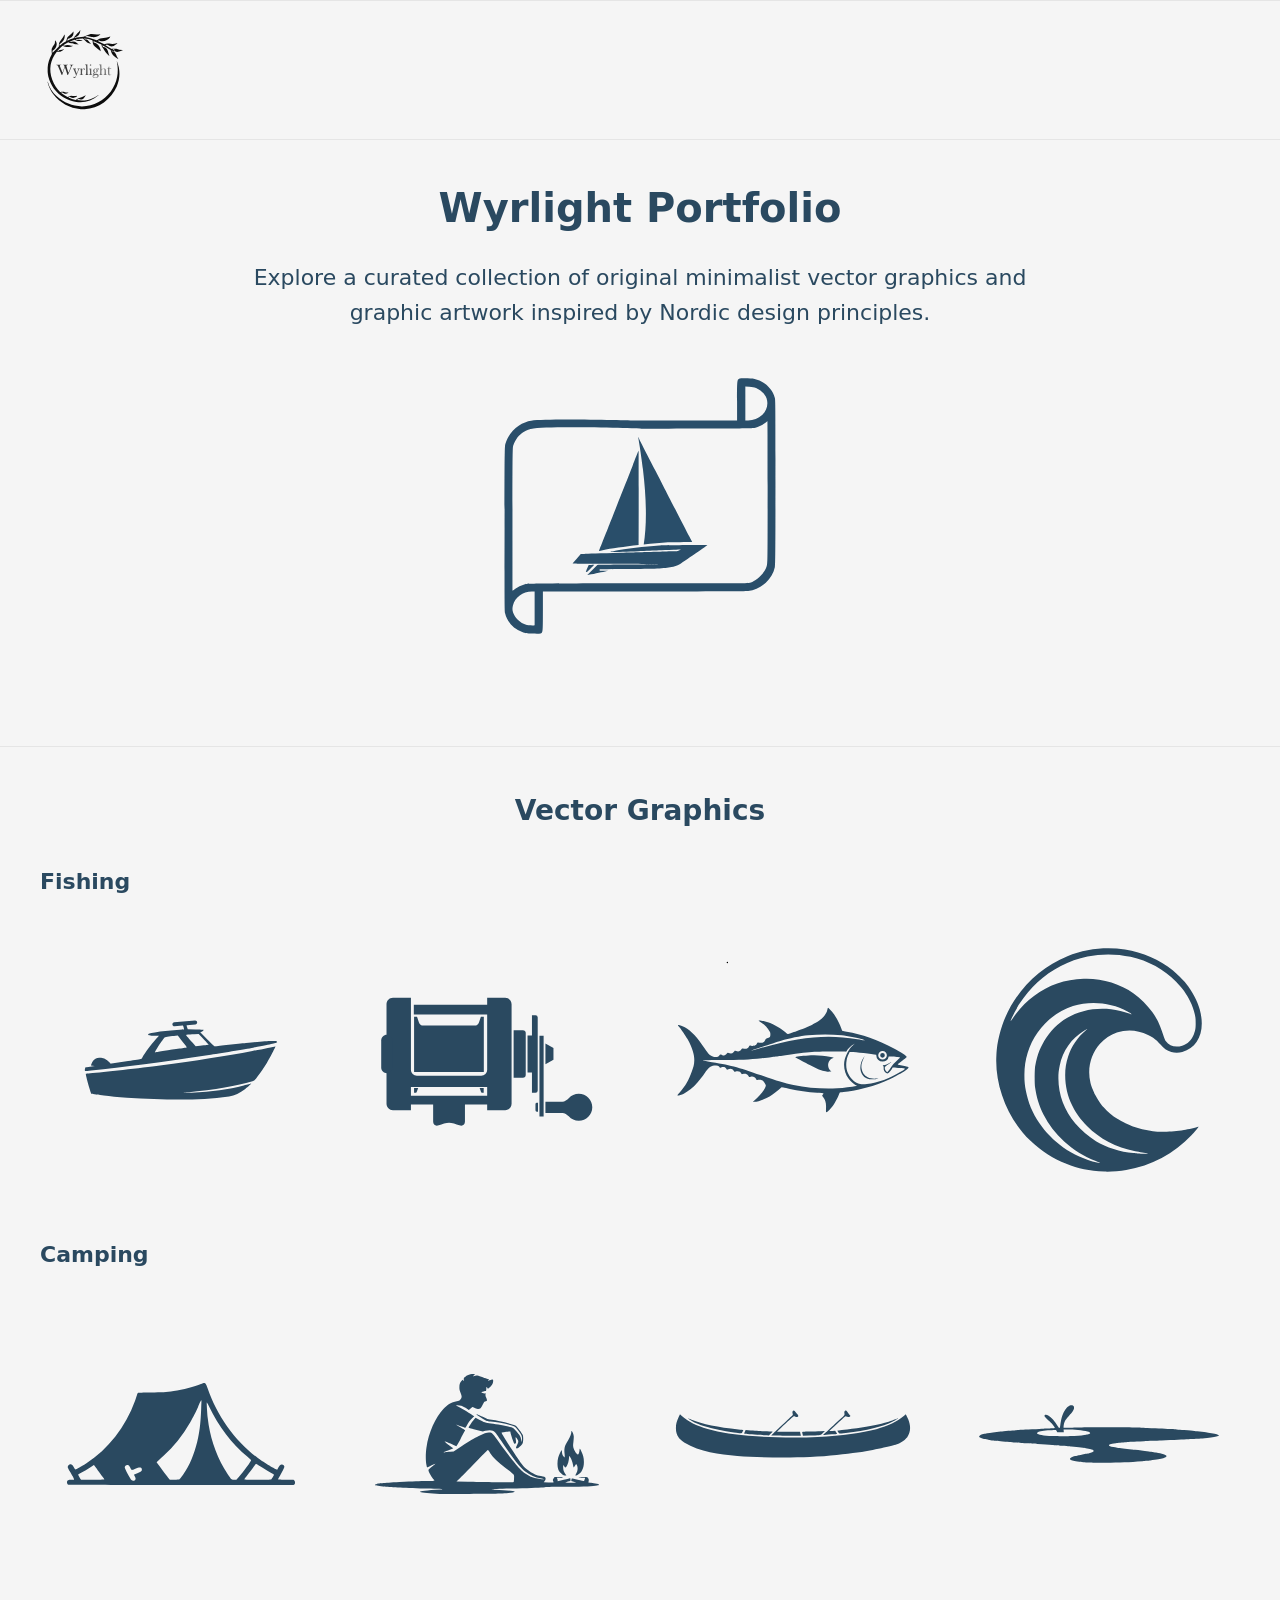
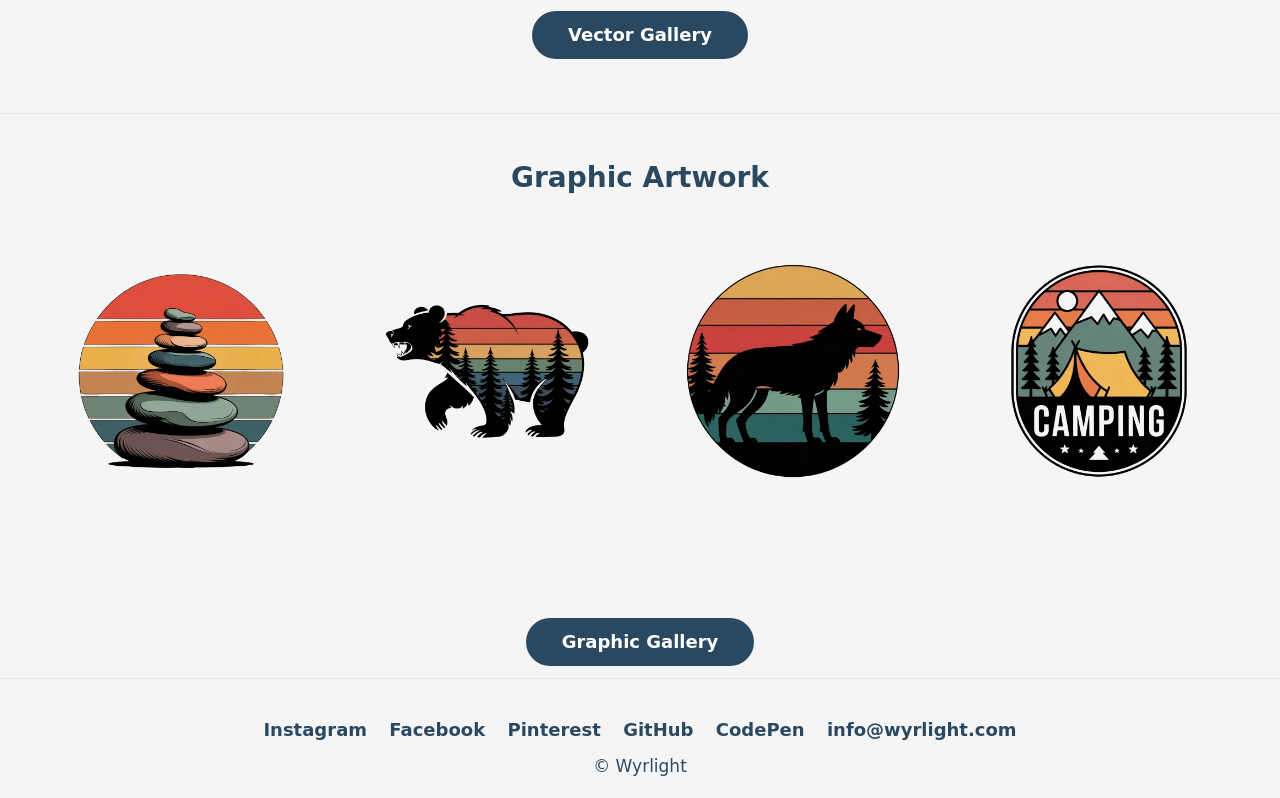
<file: index.html>
<!DOCTYPE html>
<html lang="en">

<head>

    <meta charset="UTF-8">
    <meta name="viewport" content="width=device-width, initial-scale=1.0">

    <!-- ==========================================================
         BASIC SEO
    =========================================================== -->

	<title>Wyrlight Portfolio | Minimalist Vector Design</title>
	

    <meta name="description"
          content="Explore minimalist vector graphics and artwork by Wyrlight. A curated portfolio of handcrafted illustrations, Nordic-inspired design and print-ready artwork.">

    <meta name="author" content="Wyrlight">
    <meta name="robots" content="index,follow">
    <meta name="theme-color" content="#F5F5F5">

    <!-- ==========================================================
         CANONICAL
    =========================================================== -->

    <link rel="canonical" href="https://wyrlight.com/Portfolio/">

    <!-- ==========================================================
         OPEN GRAPH
    =========================================================== -->
	<!-- See rida keelab Google'il otsingutulemustes pilti näidata -->
	<meta name="robots" content="max-image-preview:none">

    <meta property="og:type" content="website">
    <meta property="og:site_name" content="Wyrlight">
    <meta property="og:title" content="Wyrlight Portfolio | Original Minimalist Vector Graphics & Graphic Artwork">
    <meta property="og:description" content="Explore original minimalist vector graphics and graphic artwork by Wyrlight.">
    <meta property="og:url" content="https://wyrlight.com/Portfolio/">
    <meta property="og:image" content="https://wyrlight.com/Portfolio/assets/img/og/wyrlight-og.jpg">
    <meta property="og:image:width" content="1200">
    <meta property="og:image:height" content="630">
    <meta property="og:image:alt" content="Wyrlight Portfolio preview">

    <!-- ==========================================================
         FAVICON
    =========================================================== -->

	<!-- 0. Lisatud ka favicon.ico presse -->
	<link rel="shortcut icon" href="favicon.ico" type="image/x-icon">
	
	<!-- 1. Kaasaegsed brauserid valivad selle (lõpmatu kvaliteet, pisike failimaht) -->
	<link rel="icon" type="image/svg+xml" href="assets/img/favicon/favicon.svg">

	<!-- 2. Tagavara (Fallback) vanematele brauseritele, mis SVG-d ei toeta -->
	<link rel="icon" type="image/png" sizes="32x32" href="assets/img/favicon/favicon-32x32.png">
	<link rel="icon" type="image/png" sizes="48x48" href="assets/img/favicon/favicon-48x48.png">

	<!-- 3. Apple seadmete jaoks (kuna iOS ei pruugi SVG-d koduekraanile salvestamisel alati ideaalselt toetada) -->
	<link rel="apple-touch-icon" sizes="180x180" href="assets/img/favicon/apple-touch-icon.png">

    <!-- ==========================================================
         CSS
    =========================================================== -->

    <link rel="stylesheet" href="assets/css/style.css">

    <!-- ==========================================================
         SCHEMA.ORG
    =========================================================== -->

    <script type="application/ld+json">
{
  "@context": "https://schema.org",
  "@graph": [

    {
      "@type": "Organization",
      "@id": "https://wyrlight.com/#organization",
      "name": "Wyrlight",
      "url": "https://wyrlight.com/",
      "logo": "https://wyrlight.com/assets/img/logo/wyrlight-logo.svg",
      "description": "Independent minimalist design studio creating original vector graphics, graphic artwork and print-on-demand designs inspired by Nordic aesthetics.",
      "sameAs": [
        "https://github.com/Wyrlight/Wyrlight",
        "https://github.com/Wyrlight/Portfolio",
        "https://www.facebook.com/Wyrlight",
        "https://www.pinterest.com/Wyrlight",
        "https://www.instagram.com/Wyrlight",
        "https://codepen.io/WyrlightStudio"
      ]
    },

    {
      "@type": "CollectionPage",
      "@id": "https://wyrlight.com/portfolio/#portfolio",
      "url": "https://wyrlight.com/Portfolio/",
      "name": "Wyrlight Portfolio",
      "description": "Official portfolio featuring original minimalist vector graphics and graphic artwork created by Wyrlight.",
      "isPartOf": {
        "@id": "https://wyrlight.com/#organization"
      },
      "publisher": {
        "@id": "https://wyrlight.com/#organization"
      },
      "inLanguage": "en"
    }

  ]
}
    </script>

</head>

<body>

<hr class="full-separator">

<div class="page-wrapper">

<!-- ==========================================================
     HEADER
========================================================== -->

<header>

    <div class="header-inner">

        <div class="logo">

            <img
                src="assets/img/logo/wyrlight-logo.svg"
                alt="Wyrlight logo"
                width="1024"
                height="1024">

        </div>

        <!-- Reserved for future internal navigation -->

    </div>

</header>

<hr class="full-separator">

<!-- ==========================================================
     MAIN
========================================================== -->

<main>

    <h1 class="page-title">
        Wyrlight Portfolio
    </h1>

    <div class="intro">
        Explore a curated collection of original minimalist vector graphics and graphic artwork inspired by Nordic design principles.
    </div>

    <div class="hero">

        <img
            src="assets/img/hero/hero-sailboat-illustration.svg"
            alt="Minimalist sailboat illustration representing the Wyrlight portfolio"
            width="280"
            height="280">

    </div>

</main>

<hr class="full-separator">

<!-- ==========================================================
     VECTOR GRAPHICS
========================================================== -->

<section>

    <h2 class="section-title">
        Vector Graphics
    </h2>

    <h3 class="collection-title">
        Fishing
    </h3>

    <div class="gallery-grid">

        <img
            src="assets/img/vector/minimalist-fishing-boat-vector.svg"
            alt="Original minimalist fishing boat vector graphic created in Inkscape by Wyrlight"
            loading="lazy"
            decoding="async">

        <img
            src="assets/img/vector/minimalist-trolling-reel-vector.svg"
            alt="Original minimalist trolling reel vector graphic created in Inkscape by Wyrlight"
            loading="lazy"
            decoding="async">

        <img
            src="assets/img/vector/minimalist-tuna-vector.svg"
            alt="Original minimalist tuna vector graphic created in Inkscape by Wyrlight"
            loading="lazy"
            decoding="async">

        <img
            src="assets/img/vector/minimalist-ocean-wave-vector.svg"
            alt="Original minimalist ocean wave vector graphic created in Inkscape by Wyrlight"
            loading="lazy"
            decoding="async">

    </div>

    <h3 class="collection-title">
        Camping
    </h3>

    <div class="gallery-grid">

        <img
            src="assets/img/vector/minimalist-camping-tent-vector.svg"
            alt="Original minimalist camping tent vector graphic created in Inkscape by Wyrlight"
            loading="lazy"
            decoding="async">

        <img
            src="assets/img/vector/minimalist-campfire-scene-vector.svg"
            alt="Original minimalist campfire scene vector graphic created in Inkscape by Wyrlight"
            loading="lazy"
            decoding="async">

        <img
            src="assets/img/vector/minimalist-canoe-vector.svg"
            alt="Original minimalist canoe vector graphic created in Inkscape by Wyrlight"
            loading="lazy"
            decoding="async">

        <img
            src="assets/img/vector/minimalist-small-lake-vector.svg"
            alt="Original minimalist small lake vector graphic created in Inkscape by Wyrlight"
            loading="lazy"
            decoding="async">

    </div>
    
    <div class="portfolio-block">
    <a class="portfolio-button"
       href="https://wyrlight.com/vector.html">
        Vector Gallery
    </a>
</div>

</section>

<hr class="full-separator">

<!-- ==========================================================
     GRAPHIC ARTWORK
========================================================== -->

<section>

    <h2 class="section-title">
        Graphic Artwork
    </h2>

    <div class="gallery-grid">

        <img
            src="assets/img/graphic/minimalist-zen-cairn.webp"
            alt="Minimalist zen cairn graphic artwork refined for print-on-demand by Wyrlight"
            loading="lazy"
            decoding="async">

        <img
            src="assets/img/graphic/minimalist-retro-bear.webp"
            alt="Minimalist retro bear graphic artwork refined for print-on-demand by Wyrlight"
            loading="lazy"
            decoding="async">

        <img
            src="assets/img/graphic/minimalist-retro-wolf.webp"
            alt="Minimalist retro wolf graphic artwork refined for print-on-demand by Wyrlight"
            loading="lazy"
            decoding="async">

        <img
            src="assets/img/graphic/minimalist-camping-emblem.webp"
            alt="Minimalist camping emblem graphic artwork refined for print-on-demand by Wyrlight"
            loading="lazy"
            decoding="async">

    </div>
    </div>

    <div class="portfolio-block">
        <a class="portfolio-button"
           href="https://wyrlight.com/graphic.html">
            Graphic Gallery
        </a>
    </div>

</section>

<!-- ==========================================================
     FOOTER
========================================================== -->

<footer>

    <!-- Reserved for future internal navigation -->

	<div class="footer-social">
		<a href="https://www.instagram.com/Wyrlight/" target="_blank" rel="noopener">Instagram</a>
		<a href="https://www.facebook.com/Wyrlight/" target="_blank" rel="noopener">Facebook</a>
		<a href="https://www.pinterest.com/Wyrlight" target="_blank" rel="noopener">Pinterest</a>
		<a href="https://github.com/Wyrlight/Wyrlight" target="_blank" rel="noopener">GitHub</a>
		<a href="https://codepen.io/WyrlightStudio" target="_blank" rel="noopener">CodePen</a>
		<a href="mailto:info@wyrlight.com">info@wyrlight.com</a>
	</div>

    <div class="footer-copy">

        © Wyrlight

    </div>

</footer>

</div>

</body>

</html>
</file>
<file: assets/css/style.css>
/* ==========================================================
   WYRLIGHT PORTFOLIO
   Style Sheet
   Revision 1.0
========================================================== */


/* ==========================================================
   RESET
========================================================== */

* {
    margin: 0;
    padding: 0;
    box-sizing: border-box;
}


/* ==========================================================
   GLOBAL
========================================================== */

html,
body {

    background: #F5F5F5;
    color: #2A4960;

    font-family: system-ui, sans-serif;
    line-height: 1.6;

}

img {

    display: block;
    max-width: 100%;
    height: auto;

}

a {

    color: #2A4960;
    text-decoration: none;

}

a:hover {

    opacity: .80;

}


/* ==========================================================
   FULL WIDTH SEPARATORS
========================================================== */

.full-separator {

    width: 100vw;

    margin-left: calc(50% - 50vw);
    margin-right: calc(50% - 50vw);

    border: none;
    border-top: 1px solid #E5E5E5;

}


/* ==========================================================
   PAGE WRAPPER
========================================================== */

.page-wrapper {

    width: 100%;
    max-width: 1200px;

    margin: 0 auto;

}


/* ==========================================================
   HEADER
========================================================== */

header {

    background: #F5F5F5;

}

.header-inner {

    display: flex;

    justify-content: space-between;
    align-items: center;

    padding: 24px 0;

}


/* ==========================================================
   LOGO
========================================================== */

.logo img {

    width: 90px;
    height: 90px;

}


/* ==========================================================
   NAVIGATION
========================================================== */

nav {

    display: flex;
    gap: 28px;

}

nav a {

    font-size: 24px;
    font-weight: 600;

}


/* ==========================================================
   MAIN
========================================================== */

main {

    padding: 36px 0 60px;

}


/* ==========================================================
   PAGE TITLE
========================================================== */

.page-title {

    text-align: center;

    font-size: 40px;
    font-weight: 600;

    margin-bottom: 20px;

}


/* ==========================================================
   INTRO
========================================================== */

.intro {

    max-width: 860px;

    margin: 0 auto 36px;

    text-align: center;

    font-size: 22px;
    font-weight: 500;
    line-height: 1.6;

}


/* ==========================================================
   HERO
========================================================== */

.hero {

    margin: 24px 0 40px;

}

.hero img {

    width: 280px;

    margin: 0 auto;

}


/* ==========================================================
   CONTENT SECTIONS
========================================================== */

section {

    padding: 42px 0;

}


/* ==========================================================
   SECTION TITLES
========================================================== */

.section-title {

    text-align: center;

    font-size: 28px;
    font-weight: 600;

    margin-bottom: 30px;

}


/* ==========================================================
   COLLECTION TITLES
========================================================== */

.collection-title {

    font-size: 22px;
    font-weight: 600;

    margin-bottom: 20px;
    margin-top: 24px;

}

/* ==========================================================
   GALLERY GRID
========================================================== */

.gallery-grid {

    display: grid;

    grid-template-columns: repeat(4, 1fr);

    gap: 24px;

    margin-bottom: 36px;

}

.gallery-grid img {

    width: 100%;

    border-radius: 6px;

    transition: opacity .20s ease;

}

.gallery-grid img:hover {

    opacity: .90;

}


/* ==========================================================
   BUTTONS
========================================================== */

.portfolio-block {

    text-align: center;

    margin: 28px 0 12px;

}

.portfolio-button {

    display: inline-flex;

    align-items: center;
    justify-content: center;

    padding: 14px 36px;

    background: #2A4960;
    color: #FFFFFF;

    text-decoration: none;

    font-size: 18px;
    font-weight: 600;

    line-height: 1;

    height: 48px;

    border-radius: 999px;

    transition: opacity .20s ease;

}

.portfolio-button:hover {

    opacity: .85;

}


/* ==========================================================
   FOOTER
========================================================== */

footer {

    position: relative;

    text-align: center;

    padding: 28px 0 18px;

}

footer::before {

    content: "";

    position: absolute;

    top: 0;
    left: 50%;

    width: 100vw;

    margin-left: -50vw;

    border-top: 1px solid #E5E5E5;

}


/* ==========================================================
   FOOTER NAVIGATION
========================================================== */

.footer-nav-block {

    position: relative;

    padding-bottom: 14px;

    margin-bottom: 14px;

}

.footer-nav-block::after {

    content: "";

    position: absolute;

    bottom: 0;
    left: 50%;

    width: 100vw;

    margin-left: -50vw;

    border-bottom: 1px solid #E5E5E5;

}

.footer-nav-block a {

    margin: 0 10px;

    font-size: 16px;
    font-weight: 600;

}


/* ==========================================================
   FOOTER SOCIAL
========================================================== */

.footer-social {

    margin-top: 10px;

    font-size: 18px;      /* enne 14px */
    font-weight: 600;

}

.footer-social a {

    text-decoration: none;

    color: #2A4960;

    margin: 0 8px;

}


/* ==========================================================
   COPYRIGHT
========================================================== */

.footer-copy {

    margin-top: 8px;

    font-size: 17px;      /* enne 13px */

}


/* ==========================================================
   MOBILE
========================================================== */

@media (max-width: 768px) {


/* ---------- PAGE ---------- */

.page-wrapper {

    padding: 0 16px;

}


/* ---------- HEADER ---------- */

.header-inner {

    flex-direction: column;

    gap: 12px;

    padding: 18px 0;

}

.logo img {

    width: 72px;
    height: 72px;

}

nav {

    gap: 14px;

}

nav a {

    font-size: 14px;

}


/* ---------- MAIN ---------- */

main {

    padding: 26px 0 36px;

}

.page-title {

    font-size: 24px;

}

.intro {

    font-size: 16px;

    margin-bottom: 24px;

}

.hero {

    margin: 18px 0 30px;

}

.hero img {

    width: 220px;

}


/* ---------- SECTIONS ---------- */

section {

    padding: 32px 0;

}

.section-title {

    font-size: 22px;

    margin-bottom: 24px;

}

.collection-title {

    font-size: 18px;

    margin-bottom: 14px;

}


/* ---------- GALLERY ---------- */

.gallery-grid {

    grid-template-columns: repeat(2,1fr);

    gap: 16px;

    margin-bottom: 24px;

}


/* ---------- FOOTER ---------- */

.footer-nav-block a {

    display: inline-block;

    margin: 4px 8px;

}

.footer-social {

    display: flex;

    flex-wrap: wrap;

    justify-content: center;

    gap: 8px;

    line-height: 1.5;

}

.footer-social a[href^="mailto"] {

    flex-basis: 100%;

}

.footer-copy {

    margin-top: 12px;

    font-size: 12px;

}

}

/* ==========================================================
   END OF FILE

   Wyrlight Portfolio
   Style Sheet

   Revision 1.0

========================================================== */
</file>
